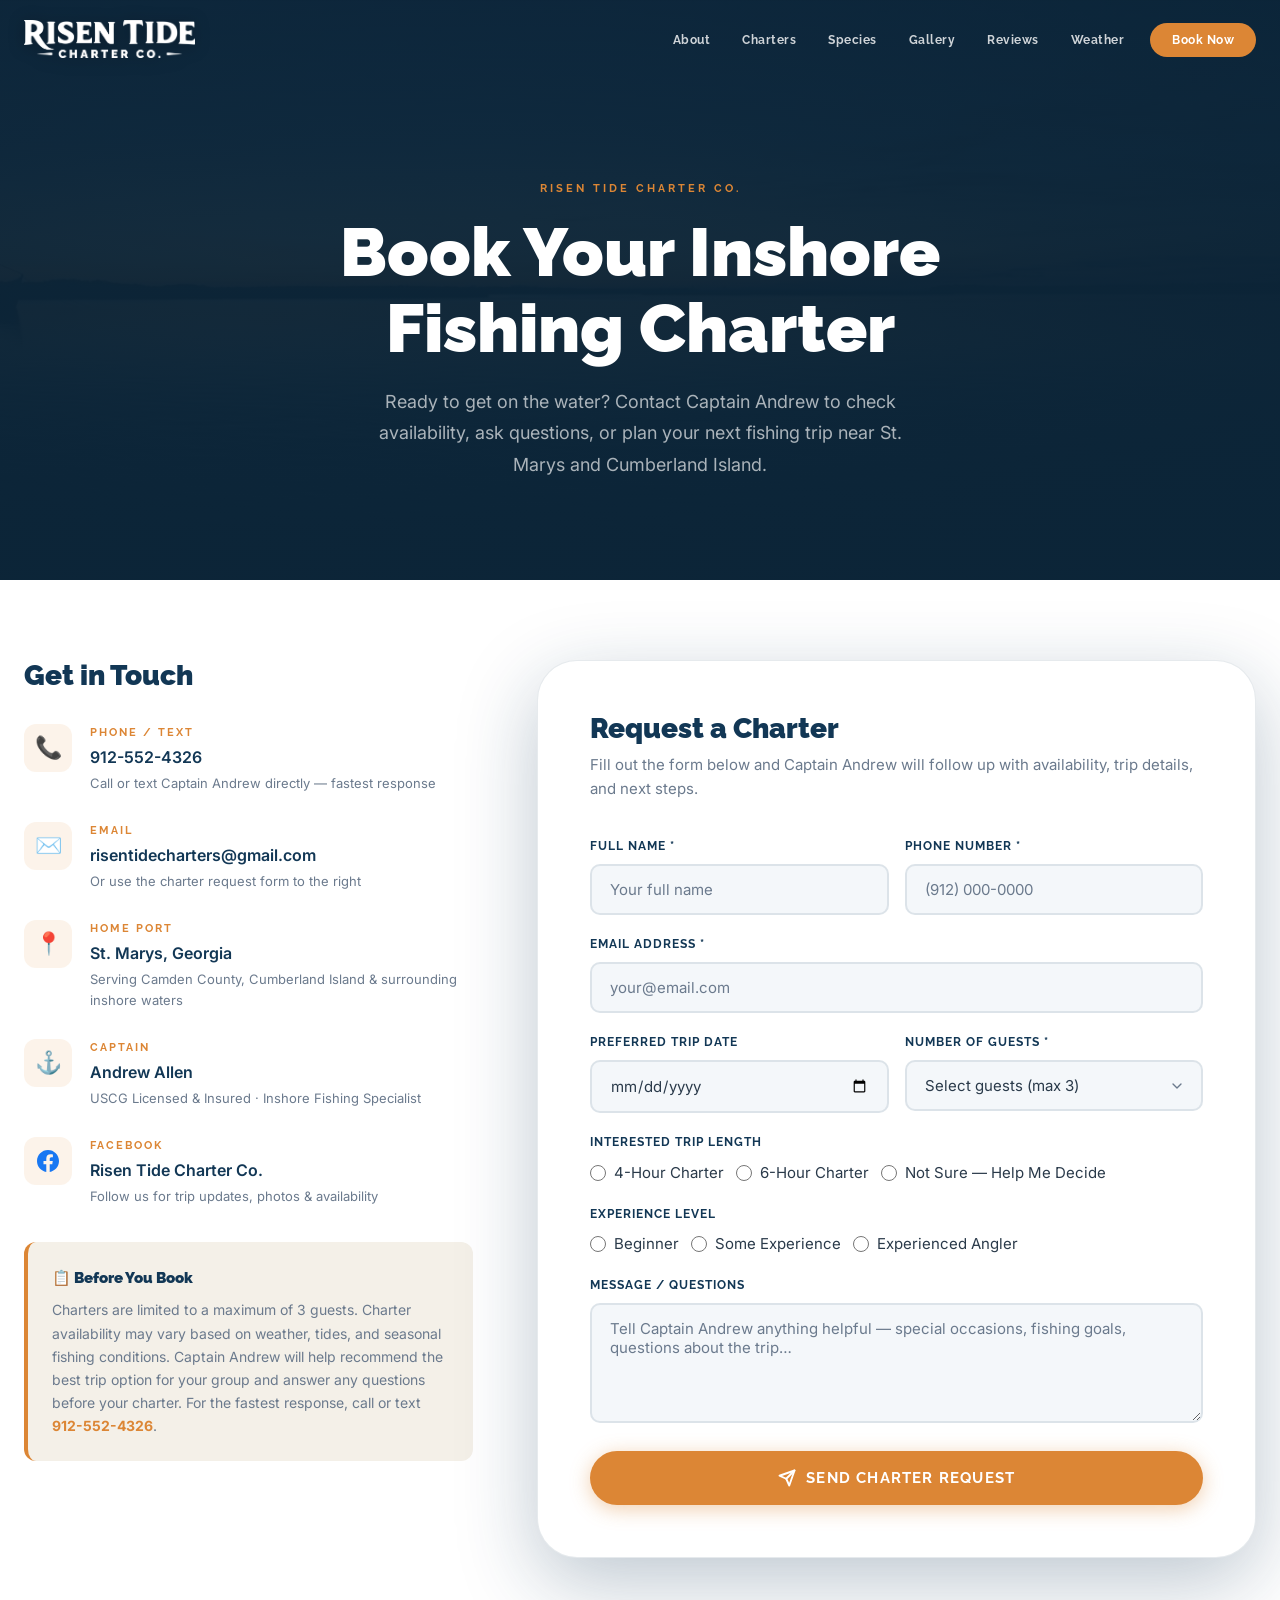
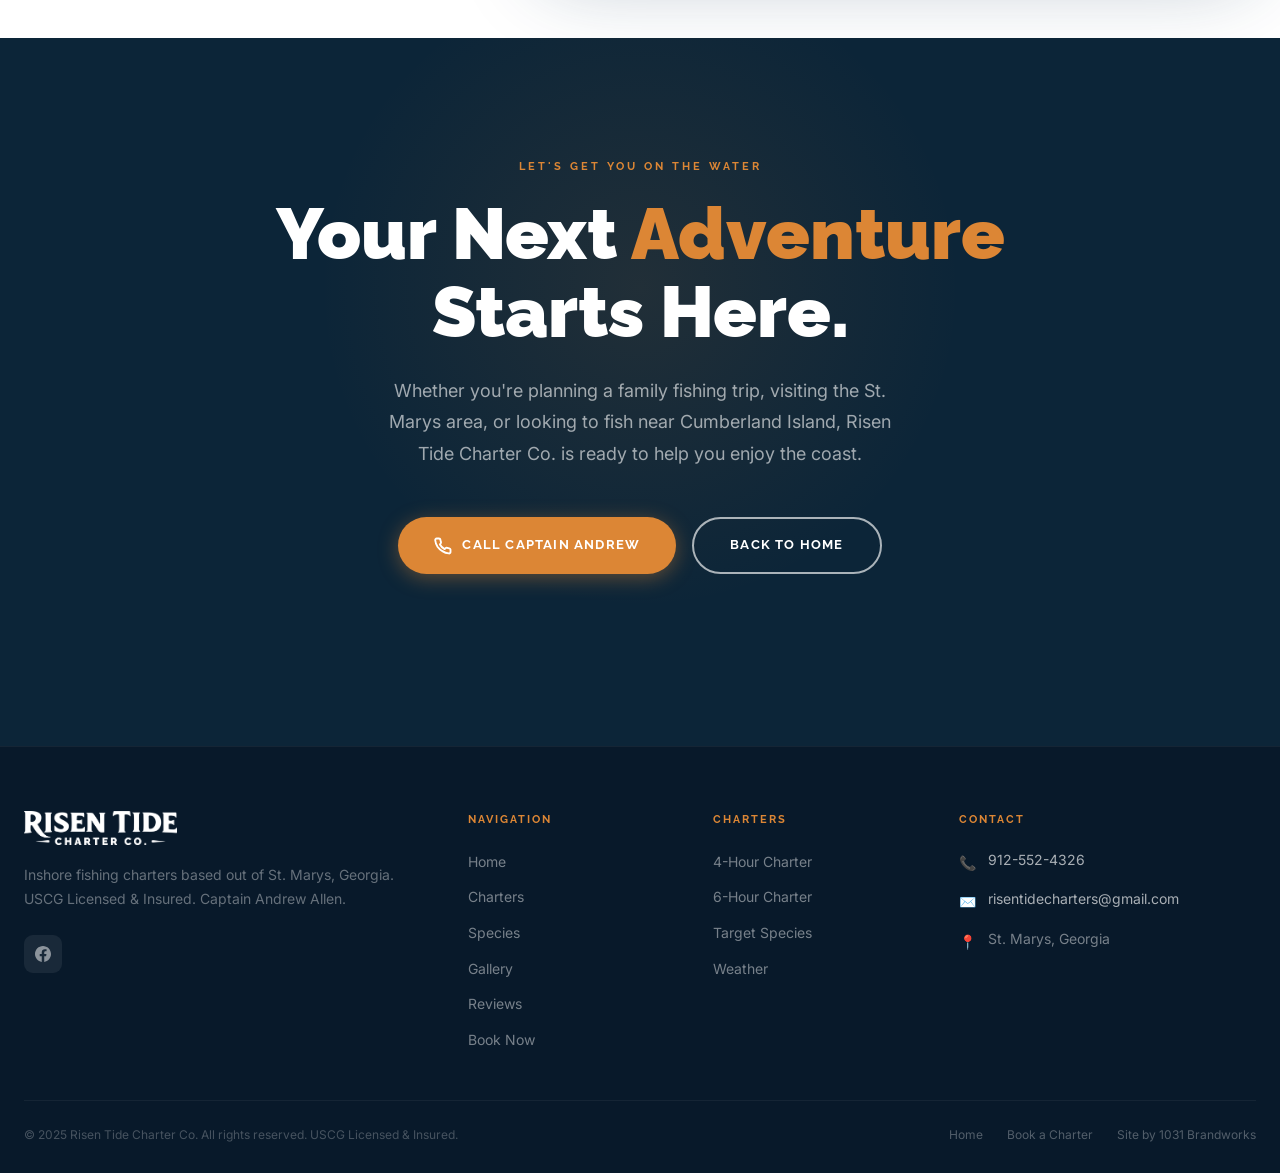
<file: contact.html>
<!DOCTYPE html>
<html lang="en">
<head>
  <meta charset="UTF-8">
  <meta name="viewport" content="width=device-width, initial-scale=1.0">
  <meta name="description" content="Book your inshore fishing charter with Risen Tide Charter Co. Contact Captain Andrew Allen in St. Marys, Georgia. Call 912-552-4326 or fill out our charter request form.">
  <title>Book a Charter | Risen Tide Charter Co. — St. Marys, GA</title>
  <link rel="preconnect" href="https://fonts.googleapis.com">
  <link rel="preconnect" href="https://fonts.gstatic.com" crossorigin>
  <link href="https://fonts.googleapis.com/css2?family=Raleway:wght@400;600;700;900&family=Inter:wght@300;400;500;600&display=swap" rel="stylesheet">
  <link rel="stylesheet" href="css/style.css">
  <link rel="icon" href="../Logo-Branding/Final Logo/Full Logo.png" type="image/png">
</head>
<body>

  <!-- ========== NAVIGATION ========== -->
  <nav class="nav nav--scrolled" id="nav">
    <div class="nav__container">
      <a href="index.html" class="nav__logo">
        <img src="images/logo.png" alt="Risen Tide Charter Co." class="nav__logo-img">
      </a>
      <button class="nav__hamburger" id="hamburger" aria-label="Toggle navigation">
        <span></span><span></span><span></span>
      </button>
      <ul class="nav__links" id="navLinks">
        <li><a href="index.html#about"    class="nav__link">About</a></li>
        <li><a href="index.html#charters" class="nav__link">Charters</a></li>
        <li><a href="index.html#species"  class="nav__link">Species</a></li>
        <li><a href="index.html#gallery"  class="nav__link">Gallery</a></li>
        <li><a href="index.html#reviews"  class="nav__link">Reviews</a></li>
        <li><a href="index.html#weather"  class="nav__link">Weather</a></li>
        <li><a href="contact.html" class="nav__link nav__link--cta">Book Now</a></li>
      </ul>
    </div>
  </nav>

  <!-- ========== CONTACT HERO ========== -->
  <section class="contact-hero">
    <div class="contact-hero__bg" style="background-image:url('images/image-hero.jfif')"></div>
    <div class="contact-hero__overlay"></div>
    <div class="container contact-hero__content">
      <span class="contact-hero__label">Risen Tide Charter Co.</span>
      <h1 class="contact-hero__title">Book Your Inshore<br>Fishing Charter</h1>
      <p class="contact-hero__desc">
        Ready to get on the water? Contact Captain Andrew to check availability,
        ask questions, or plan your next fishing trip near St. Marys and Cumberland Island.
      </p>
    </div>
  </section>

  <!-- ========== CONTACT BODY ========== -->
  <section class="contact-body section">
    <div class="container">
      <div class="contact-body__grid">

        <!-- Contact Info -->
        <div class="reveal--left">
          <h2 class="contact-info__title">Get in Touch</h2>

          <div class="contact-info-item">
            <div class="contact-info-item__icon">📞</div>
            <div>
              <div class="contact-info-item__label">Phone / Text</div>
              <div class="contact-info-item__val"><a href="tel:9125524326">912-552-4326</a></div>
              <div class="contact-info-item__sub">Call or text Captain Andrew directly — fastest response</div>
            </div>
          </div>

          <div class="contact-info-item">
            <div class="contact-info-item__icon">✉️</div>
            <div>
              <div class="contact-info-item__label">Email</div>
              <div class="contact-info-item__val"><a href="mailto:risentidecharters@gmail.com">risentidecharters@gmail.com</a></div>
              <div class="contact-info-item__sub">Or use the charter request form to the right</div>
            </div>
          </div>

          <div class="contact-info-item">
            <div class="contact-info-item__icon">📍</div>
            <div>
              <div class="contact-info-item__label">Home Port</div>
              <div class="contact-info-item__val">St. Marys, Georgia</div>
              <div class="contact-info-item__sub">Serving Camden County, Cumberland Island &amp; surrounding inshore waters</div>
            </div>
          </div>

          <div class="contact-info-item">
            <div class="contact-info-item__icon">⚓</div>
            <div>
              <div class="contact-info-item__label">Captain</div>
              <div class="contact-info-item__val">Andrew Allen</div>
              <div class="contact-info-item__sub">USCG Licensed &amp; Insured · Inshore Fishing Specialist</div>
            </div>
          </div>

          <div class="contact-info-item">
            <div class="contact-info-item__icon">
              <svg width="22" height="22" viewBox="0 0 24 24" fill="#1877F2"><path d="M24 12.073c0-6.627-5.373-12-12-12s-12 5.373-12 12c0 5.99 4.388 10.954 10.125 11.854v-8.385H7.078v-3.47h3.047V9.43c0-3.007 1.792-4.669 4.533-4.669 1.312 0 2.686.235 2.686.235v2.953H15.83c-1.491 0-1.956.925-1.956 1.874v2.25h3.328l-.532 3.47h-2.796v8.385C19.612 23.027 24 18.062 24 12.073z"/></svg>
            </div>
            <div>
              <div class="contact-info-item__label">Facebook</div>
              <div class="contact-info-item__val"><a href="https://www.facebook.com/profile.php?id=61587216695819" target="_blank" rel="noopener">Risen Tide Charter Co.</a></div>
              <div class="contact-info-item__sub">Follow us for trip updates, photos &amp; availability</div>
            </div>
          </div>

          <div class="contact-note">
            <div class="contact-note__title">📋 Before You Book</div>
            <p class="contact-note__text">
              Charters are limited to a maximum of 3 guests. Charter availability may vary based on weather,
              tides, and seasonal fishing conditions. Captain Andrew will help recommend the best trip option
              for your group and answer any questions before your charter. For the fastest response, call or text
              <a href="tel:9125524326" style="color:var(--orange);font-weight:700;">912-552-4326</a>.
            </p>
          </div>
        </div>

        <!-- Charter Request Form -->
        <div class="contact-form-wrap reveal--right">
          <h2 class="contact-form-wrap__title">Request a Charter</h2>
          <p class="contact-form-wrap__desc">
            Fill out the form below and Captain Andrew will follow up with availability, trip details, and next steps.
          </p>

          <form class="form" id="charterForm" action="mailto:risentidecharters@gmail.com" method="POST" enctype="text/plain">
            <div class="form__row">
              <div class="form__group">
                <label class="form__label" for="name">Full Name *</label>
                <input class="form__input" type="text" id="name" name="name" placeholder="Your full name" required>
              </div>
              <div class="form__group">
                <label class="form__label" for="phone">Phone Number *</label>
                <input class="form__input" type="tel" id="phone" name="phone" placeholder="(912) 000-0000" required>
              </div>
            </div>

            <div class="form__group">
              <label class="form__label" for="email">Email Address *</label>
              <input class="form__input" type="email" id="email" name="email" placeholder="your@email.com" required>
            </div>

            <div class="form__row">
              <div class="form__group">
                <label class="form__label" for="date">Preferred Trip Date</label>
                <input class="form__input" type="date" id="date" name="date">
              </div>
              <div class="form__group">
                <label class="form__label" for="guests">Number of Guests *</label>
                <select class="form__select" id="guests" name="guests" required>
                  <option value="" disabled selected>Select guests (max 3)</option>
                  <option value="1">1 Guest</option>
                  <option value="2">2 Guests</option>
                  <option value="3">3 Guests</option>
                </select>
              </div>
            </div>

            <div class="form__group">
              <label class="form__label">Interested Trip Length</label>
              <div class="form__radio-group">
                <label class="form__radio">
                  <input type="radio" name="tripLength" value="4-Hour" required>
                  <span class="form__radio-label">4-Hour Charter</span>
                </label>
                <label class="form__radio">
                  <input type="radio" name="tripLength" value="6-Hour">
                  <span class="form__radio-label">6-Hour Charter</span>
                </label>
                <label class="form__radio">
                  <input type="radio" name="tripLength" value="Not Sure">
                  <span class="form__radio-label">Not Sure — Help Me Decide</span>
                </label>
              </div>
            </div>

            <div class="form__group">
              <label class="form__label">Experience Level</label>
              <div class="form__radio-group">
                <label class="form__radio">
                  <input type="radio" name="experience" value="Beginner">
                  <span class="form__radio-label">Beginner</span>
                </label>
                <label class="form__radio">
                  <input type="radio" name="experience" value="Some Experience">
                  <span class="form__radio-label">Some Experience</span>
                </label>
                <label class="form__radio">
                  <input type="radio" name="experience" value="Experienced">
                  <span class="form__radio-label">Experienced Angler</span>
                </label>
              </div>
            </div>

            <div class="form__group">
              <label class="form__label" for="message">Message / Questions</label>
              <textarea class="form__textarea" id="message" name="message" placeholder="Tell Captain Andrew anything helpful — special occasions, fishing goals, questions about the trip…"></textarea>
            </div>

            <div class="form__submit">
              <button type="submit" class="btn btn--primary form__submit-btn">
                <svg width="18" height="18" viewBox="0 0 24 24" fill="none" stroke="currentColor" stroke-width="2.5" stroke-linecap="round" stroke-linejoin="round"><line x1="22" y1="2" x2="11" y2="13"/><polygon points="22 2 15 22 11 13 2 9 22 2"/></svg>
                Send Charter Request
              </button>
            </div>
          </form>

          <div class="form__success" id="formSuccess">
            <div class="form__success-icon">🎣</div>
            <h3 class="form__success-title">Charter Request Sent!</h3>
            <p class="form__success-text">
              Captain Andrew will be in touch shortly to confirm availability and details.
              For the fastest response, feel free to also call or text
              <a href="tel:9125524326" style="color:var(--orange);font-weight:700;">912-552-4326</a>.
            </p>
          </div>
        </div>
      </div>
    </div>
  </section>

  <!-- ========== CLOSING CTA ========== -->
  <section class="final-cta">
    <div class="final-cta__glow"></div>
    <div class="container" style="position:relative;z-index:2;">
      <span class="final-cta__label">Let's Get You on the Water</span>
      <h2 class="final-cta__title">
        Your Next <span>Adventure</span><br>Starts Here.
      </h2>
      <p class="final-cta__desc">
        Whether you're planning a family fishing trip, visiting the St. Marys area, or looking to fish
        near Cumberland Island, Risen Tide Charter Co. is ready to help you enjoy the coast.
      </p>
      <div class="final-cta__actions">
        <a href="tel:9125524326" class="btn btn--primary">
          <svg width="18" height="18" viewBox="0 0 24 24" fill="none" stroke="currentColor" stroke-width="2.5" stroke-linecap="round" stroke-linejoin="round"><path d="M22 16.92v3a2 2 0 0 1-2.18 2 19.79 19.79 0 0 1-8.63-3.07A19.5 19.5 0 0 1 4.69 13a19.79 19.79 0 0 1-3.07-8.67A2 2 0 0 1 3.6 2h3a2 2 0 0 1 2 1.72c.127.96.361 1.903.7 2.81a2 2 0 0 1-.45 2.11L7.91 9.91a16 16 0 0 0 6.29 6.29l1.28-1.28a2 2 0 0 1 2.11-.45c.907.339 1.85.573 2.81.7A2 2 0 0 1 22 16.92z"/></svg>
          Call Captain Andrew
        </a>
        <a href="index.html" class="btn btn--outline">Back to Home</a>
      </div>
    </div>
  </section>

  <!-- ========== FOOTER ========== -->
  <footer class="footer">
    <div class="container">
      <div class="footer__grid">
        <div>
          <div class="footer__logo">
            <img src="images/logo.png" alt="Risen Tide Charter Co.">
          </div>
          <p class="footer__desc">
            Inshore fishing charters based out of St. Marys, Georgia. USCG Licensed &amp; Insured.
            Captain Andrew Allen.
          </p>
          <div class="footer__social">
            <a href="https://www.facebook.com/profile.php?id=61587216695819" target="_blank" rel="noopener" class="footer__social-link" aria-label="Facebook">
              <svg width="16" height="16" viewBox="0 0 24 24" fill="currentColor"><path d="M24 12.073c0-6.627-5.373-12-12-12s-12 5.373-12 12c0 5.99 4.388 10.954 10.125 11.854v-8.385H7.078v-3.47h3.047V9.43c0-3.007 1.792-4.669 4.533-4.669 1.312 0 2.686.235 2.686.235v2.953H15.83c-1.491 0-1.956.925-1.956 1.874v2.25h3.328l-.532 3.47h-2.796v8.385C19.612 23.027 24 18.062 24 12.073z"/></svg>
            </a>
          </div>
        </div>
        <div>
          <div class="footer__col-title">Navigation</div>
          <ul class="footer__links">
            <li><a href="index.html"         class="footer__link">Home</a></li>
            <li><a href="index.html#charters" class="footer__link">Charters</a></li>
            <li><a href="index.html#species"  class="footer__link">Species</a></li>
            <li><a href="index.html#gallery"  class="footer__link">Gallery</a></li>
            <li><a href="index.html#reviews"  class="footer__link">Reviews</a></li>
            <li><a href="contact.html"        class="footer__link">Book Now</a></li>
          </ul>
        </div>
        <div>
          <div class="footer__col-title">Charters</div>
          <ul class="footer__links">
            <li><a href="contact.html" class="footer__link">4-Hour Charter</a></li>
            <li><a href="contact.html" class="footer__link">6-Hour Charter</a></li>
            <li><a href="index.html#species" class="footer__link">Target Species</a></li>
            <li><a href="index.html#weather" class="footer__link">Weather</a></li>
          </ul>
        </div>
        <div>
          <div class="footer__col-title">Contact</div>
          <div class="footer__contact-item">
            <span class="footer__contact-icon">📞</span>
            <div class="footer__contact-text"><a href="tel:9125524326">912-552-4326</a></div>
          </div>
          <div class="footer__contact-item">
            <span class="footer__contact-icon">✉️</span>
            <div class="footer__contact-text"><a href="mailto:risentidecharters@gmail.com">risentidecharters@gmail.com</a></div>
          </div>
          <div class="footer__contact-item">
            <span class="footer__contact-icon">📍</span>
            <div class="footer__contact-text">St. Marys, Georgia</div>
          </div>
        </div>
      </div>
      <div class="footer__bottom">
        <p class="footer__copy">&copy; 2025 Risen Tide Charter Co. All rights reserved. USCG Licensed &amp; Insured.</p>
        <div class="footer__bottom-links">
          <a href="index.html"   class="footer__bottom-link">Home</a>
          <a href="contact.html" class="footer__bottom-link">Book a Charter</a>
          <a href="https://1031brandworks.com" target="_blank" rel="noopener" class="footer__bottom-link">Site by 1031 Brandworks</a>
        </div>
      </div>
    </div>
  </footer>

  <!-- Floating CTA -->
  <div class="floating-cta" id="floatingCta">
    <a href="tel:9125524326" class="floating-cta__btn">
      <svg width="16" height="16" viewBox="0 0 24 24" fill="none" stroke="currentColor" stroke-width="2.5" stroke-linecap="round" stroke-linejoin="round"><path d="M22 16.92v3a2 2 0 0 1-2.18 2 19.79 19.79 0 0 1-8.63-3.07A19.5 19.5 0 0 1 4.69 13a19.79 19.79 0 0 1-3.07-8.67A2 2 0 0 1 3.6 2h3a2 2 0 0 1 2 1.72c.127.96.361 1.903.7 2.81a2 2 0 0 1-.45 2.11L7.91 9.91a16 16 0 0 0 6.29 6.29l1.28-1.28a2 2 0 0 1 2.11-.45c.907.339 1.85.573 2.81.7A2 2 0 0 1 22 16.92z"/></svg>
      Call Captain Andrew
    </a>
  </div>

  <script src="js/main.js"></script>
</body>
</html>
</file>
<file: css/style.css>
/* ================================================
   RISEN TIDE CHARTER CO. — Main Stylesheet
   Brand: Tide Navy #123755 | Sunrise Orange #DC8635
   ================================================ */

/* === RESET & BASE === */
*, *::before, *::after { box-sizing: border-box; margin: 0; padding: 0; }
html { scroll-behavior: smooth; font-size: 16px; }
body { font-family: var(--font-body); color: var(--text); background: var(--white); overflow-x: hidden; line-height: 1.6; }
img { max-width: 100%; height: auto; display: block; }
a { text-decoration: none; color: inherit; }
ul { list-style: none; }
button { cursor: pointer; border: none; background: none; font-family: inherit; }

/* === CSS VARIABLES === */
:root {
  --navy:        #123755;
  --navy-dark:   #0c2538;
  --navy-mid:    #1a4a6e;
  --orange:      #DC8635;
  --orange-deep: #c4721e;
  --white:       #ffffff;
  --cream:       #f4f0e8;
  --gray:        #6b7a8d;
  --gray-light:  #f4f7fa;
  --text:        #2a3a4a;
  --border:      rgba(18,55,85,.1);

  --font-heading: 'Raleway', sans-serif;
  --font-body:    'Inter', sans-serif;

  --max-w:    1280px;
  --pad-x:    24px;
  --radius:   12px;
  --radius-lg: 24px;
  --radius-xl: 40px;

  --shadow:       0 4px 24px rgba(18,55,85,.1);
  --shadow-hover: 0 14px 52px rgba(18,55,85,.2);
  --shadow-hard:  0 24px 80px rgba(18,55,85,.28);

  --ease: cubic-bezier(.25,.46,.45,.94);
  --trans: all .35s var(--ease);
}

/* === TYPOGRAPHY === */
h1,h2,h3,h4,h5 { font-family: var(--font-heading); font-weight: 900; line-height: 1.12; color: var(--navy); }
h2 { font-size: clamp(32px,5vw,52px); }
h3 { font-size: clamp(22px,3vw,32px); }
h4 { font-size: clamp(18px,2.5vw,24px); }
p  { color: var(--text); }

/* === LAYOUT === */
.container { width: 100%; max-width: var(--max-w); margin: 0 auto; padding: 0 var(--pad-x); }
.section { padding: 100px 0; }
.section--alt  { background: var(--cream); }
.section--dark { background: var(--navy-dark); }
.section--dark h2,.section--dark h3,.section--dark h4 { color: var(--white); }
.section--dark p { color: rgba(255,255,255,.75); }

.section__header { text-align: center; margin-bottom: 64px; }
.section__label {
  display: block; font-family: var(--font-heading); font-weight: 700;
  font-size: 11px; letter-spacing: 3px; text-transform: uppercase;
  color: var(--orange); margin-bottom: 14px;
}
.section__title { margin-bottom: 18px; }
.section__desc {
  font-size: 18px; color: var(--gray); max-width: 580px;
  margin: 0 auto; line-height: 1.75;
}

/* === BUTTONS === */
.btn {
  display: inline-flex; align-items: center; gap: 10px;
  padding: 16px 36px; border-radius: 50px;
  font-family: var(--font-heading); font-weight: 700;
  font-size: 13px; letter-spacing: 1.2px; text-transform: uppercase;
  transition: var(--trans); position: relative; overflow: hidden;
  white-space: nowrap;
}
.btn::after {
  content: ''; position: absolute; inset: 0;
  background: linear-gradient(90deg,transparent,rgba(255,255,255,.18),transparent);
  transform: translateX(-100%); transition: transform .55s ease;
}
.btn:hover::after { transform: translateX(100%); }

.btn--primary { background: var(--orange); color: #fff; box-shadow: 0 4px 20px rgba(220,134,53,.4); }
.btn--primary:hover { background: var(--orange-deep); transform: translateY(-2px); box-shadow: 0 8px 36px rgba(220,134,53,.5); }

.btn--navy { background: var(--navy); color: #fff; box-shadow: var(--shadow); }
.btn--navy:hover { background: var(--navy-mid); transform: translateY(-2px); box-shadow: var(--shadow-hover); }

.btn--outline { background: transparent; color: #fff; border: 2px solid rgba(255,255,255,.65); }
.btn--outline:hover { background: rgba(255,255,255,.12); border-color: #fff; }

.btn--outline-navy { background: transparent; color: var(--navy); border: 2px solid var(--navy); }
.btn--outline-navy:hover { background: var(--navy); color: #fff; }

.btn--outline-orange { background: transparent; color: var(--orange); border: 2px solid var(--orange); }
.btn--outline-orange:hover { background: var(--orange); color: #fff; }

/* === NAVIGATION === */
.nav {
  position: fixed; top: 0; left: 0; right: 0; z-index: 1000;
  padding: 20px 0; transition: var(--trans);
}
.nav--scrolled {
  background: rgba(12,37,56,.96); backdrop-filter: blur(16px);
  padding: 12px 0; box-shadow: 0 4px 32px rgba(0,0,0,.35);
}
.nav__container {
  display: flex; align-items: center; justify-content: space-between;
  max-width: var(--max-w); margin: 0 auto; padding: 0 var(--pad-x);
}
.nav__logo-img { height: 38px; width: auto; filter: drop-shadow(0 2px 8px rgba(0,0,0,.3)); }
.nav__links { display: flex; align-items: center; gap: 4px; }
.nav__link {
  font-family: var(--font-heading); font-weight: 700; font-size: 12px;
  letter-spacing: .5px; color: rgba(255,255,255,.8);
  padding: 8px 14px; border-radius: 8px; transition: var(--trans);
}
.nav__link:hover { color: var(--orange); background: rgba(255,255,255,.06); }
.nav__link--cta {
  background: var(--orange); color: #fff !important;
  padding: 10px 22px; border-radius: 50px; margin-left: 8px;
}
.nav__link--cta:hover { background: var(--orange-deep); transform: translateY(-1px); }
.nav__hamburger { display: none; flex-direction: column; gap: 5px; padding: 4px; }
.nav__hamburger span { display: block; width: 24px; height: 2px; background: #fff; border-radius: 2px; transition: var(--trans); }
.nav__hamburger.is-open span:nth-child(1) { transform: rotate(45deg) translate(5px,5px); }
.nav__hamburger.is-open span:nth-child(2) { opacity: 0; transform: translateX(-8px); }
.nav__hamburger.is-open span:nth-child(3) { transform: rotate(-45deg) translate(5px,-5px); }

/* === HERO === */
.hero {
  position: relative; height: 100vh; min-height: 700px;
  display: flex; align-items: center; overflow: hidden;
}
.hero__bg {
  position: absolute; inset: 0;
  background-size: cover; background-position: center;
  animation: heroZoom 22s ease-in-out infinite alternate;
}
@keyframes heroZoom { 0% { transform: scale(1.0); } 100% { transform: scale(1.08); } }
.hero__overlay {
  position: absolute; inset: 0;
  background: linear-gradient(160deg, rgba(12,37,56,.45) 0%, rgba(12,37,56,.72) 45%, rgba(12,37,56,.92) 100%);
}
.hero__particles { position: absolute; inset: 0; pointer-events: none; }
.hero__content {
  position: relative; z-index: 2; width: 100%;
  max-width: var(--max-w); margin: 0 auto;
  padding: 0 var(--pad-x); padding-top: 90px; padding-bottom: 100px;
}
.hero__badge {
  display: inline-flex; align-items: center; gap: 10px;
  background: rgba(220,134,53,.18); border: 1px solid rgba(220,134,53,.4);
  color: var(--orange); font-family: var(--font-heading); font-weight: 700;
  font-size: 10px; letter-spacing: 3px; text-transform: uppercase;
  padding: 8px 20px; border-radius: 50px; margin-bottom: 28px;
  animation: fadeInUp .8s ease both;
}
.hero__badge-dot { width: 6px; height: 6px; background: var(--orange); border-radius: 50%; animation: dotPulse 2s ease infinite; }
@keyframes dotPulse { 0%,100%{opacity:1;transform:scale(1)} 50%{opacity:.5;transform:scale(1.4)} }
.hero__title {
  font-family: var(--font-heading); font-weight: 900;
  font-size: clamp(44px,7.5vw,96px); line-height: 1.02;
  color: #fff; margin-bottom: 20px;
  text-shadow: 0 4px 32px rgba(0,0,0,.25);
  animation: fadeInUp .8s ease .08s both;
}
.hero__title-accent { display: block; color: var(--orange); }
.hero__subtitle {
  font-size: clamp(16px,2vw,20px); color: rgba(255,255,255,.78);
  max-width: 580px; line-height: 1.75; margin-bottom: 44px;
  animation: fadeInUp .8s ease .16s both;
}
.hero__actions { display: flex; gap: 16px; flex-wrap: wrap; margin-bottom: 72px; animation: fadeInUp .8s ease .24s both; }
.hero__stats { display: flex; gap: 0; animation: fadeInUp .8s ease .34s both; }
.hero__stat { display: flex; flex-direction: column; padding: 0 32px; border-left: 1px solid rgba(255,255,255,.15); }
.hero__stat:first-child { padding-left: 0; border-left: none; }
.hero__stat-val { font-family: var(--font-heading); font-weight: 900; font-size: 24px; color: var(--orange); line-height: 1; margin-bottom: 4px; }
.hero__stat-lbl { font-size: 11px; color: rgba(255,255,255,.55); text-transform: uppercase; letter-spacing: 1px; font-family: var(--font-heading); font-weight: 600; }
.hero__wave { position: absolute; bottom: -2px; left: 0; right: 0; z-index: 3; }
.hero__wave svg { display: block; width: 100%; height: auto; }
.hero__scroll {
  position: absolute; bottom: 100px; right: 48px; z-index: 3;
  display: flex; flex-direction: column; align-items: center; gap: 10px;
  color: rgba(255,255,255,.45); font-size: 10px; font-family: var(--font-heading);
  font-weight: 700; letter-spacing: 2.5px; text-transform: uppercase;
  animation: fadeInUp 1s ease .9s both;
}
.hero__scroll-line { width: 1px; height: 52px; background: linear-gradient(to bottom, rgba(255,255,255,.4), transparent); animation: scrollPulse 2.2s ease infinite; }
@keyframes scrollPulse { 0%,100%{opacity:1;transform:scaleY(1)} 50%{opacity:.4;transform:scaleY(.6)} }

/* === SCROLL REVEAL === */
.reveal { opacity: 0; transform: translateY(36px); transition: opacity .7s var(--ease), transform .7s var(--ease); }
.reveal.is-visible { opacity: 1; transform: none; }
.reveal--left  { opacity: 0; transform: translateX(-36px); transition: opacity .7s var(--ease), transform .7s var(--ease); }
.reveal--right { opacity: 0; transform: translateX(36px);  transition: opacity .7s var(--ease), transform .7s var(--ease); }
.reveal--left.is-visible,.reveal--right.is-visible { opacity: 1; transform: none; }
.reveal--delay-1 { transition-delay: .1s; }
.reveal--delay-2 { transition-delay: .2s; }
.reveal--delay-3 { transition-delay: .3s; }
.reveal--delay-4 { transition-delay: .42s; }
.reveal--delay-5 { transition-delay: .54s; }

/* === INTRO SECTION === */
.intro { padding: 100px 0; }
.intro__grid { display: grid; grid-template-columns: 1fr 1fr; gap: 80px; align-items: center; }
.intro__label { display: block; font-family: var(--font-heading); font-weight: 700; font-size: 11px; letter-spacing: 3px; text-transform: uppercase; color: var(--orange); margin-bottom: 16px; }
.intro__title { font-size: clamp(28px,4vw,46px); margin-bottom: 24px; }
.intro__text { font-size: 17px; line-height: 1.8; color: var(--gray); margin-bottom: 18px; }
.intro__divider { width: 56px; height: 3px; background: var(--orange); border-radius: 2px; margin: 28px 0; }
.intro__cta { display: flex; gap: 14px; flex-wrap: wrap; }
.intro__badges { display: grid; grid-template-columns: 1fr 1fr; gap: 16px; }

.badge-card {
  background: #fff; border: 1px solid var(--border); border-radius: var(--radius);
  padding: 28px 24px; text-align: left; box-shadow: var(--shadow);
  transition: var(--trans); position: relative; overflow: hidden;
}
.badge-card::after { content: ''; position: absolute; bottom: 0; left: 0; right: 0; height: 3px; background: var(--orange); transform: scaleX(0); transition: var(--trans); }
.badge-card:hover { transform: translateY(-5px); box-shadow: var(--shadow-hover); }
.badge-card:hover::after { transform: scaleX(1); }
.badge-card__title { font-family: var(--font-heading); font-weight: 900; font-size: 15px; color: var(--navy); margin-bottom: 10px; text-transform: uppercase; letter-spacing: .5px; border-bottom: 2px solid var(--border); padding-bottom: 10px; }
.badge-card__desc { font-size: 14px; color: var(--gray); line-height: 1.65; }

/* === CHARTER CARDS === */
.charters { background: var(--gray-light); padding: 100px 0; }
.charter-grid { display: grid; grid-template-columns: 1fr 1fr; gap: 28px; max-width: 920px; margin: 0 auto; }
.charter-card { background: #fff; border-radius: var(--radius-lg); overflow: hidden; box-shadow: var(--shadow); transition: var(--trans); position: relative; }
.charter-card:hover { transform: translateY(-8px); box-shadow: var(--shadow-hover); }
.charter-card--featured { border: 2px solid var(--orange); }
.charter-card__tag {
  position: absolute; top: 20px; right: 20px;
  background: var(--orange); color: #fff;
  font-family: var(--font-heading); font-weight: 700; font-size: 10px; letter-spacing: 1.5px;
  text-transform: uppercase; padding: 6px 14px; border-radius: 50px; z-index: 2;
}
.charter-card__img { height: 220px; overflow: hidden; position: relative; }
.charter-card__img img { width: 100%; height: 100%; object-fit: cover; transition: transform .6s ease; }
.charter-card:hover .charter-card__img img { transform: scale(1.07); }
.charter-card__img-overlay { position: absolute; inset: 0; background: linear-gradient(to top, rgba(12,37,56,.6), transparent 60%); }
.charter-card__body { padding: 32px; }
.charter-card__duration {
  display: inline-flex; align-items: center; gap: 8px;
  background: rgba(18,55,85,.07); color: var(--navy);
  font-family: var(--font-heading); font-weight: 700; font-size: 12px;
  padding: 6px 16px; border-radius: 50px; margin-bottom: 14px;
}
.charter-card__title { font-size: 26px; margin-bottom: 12px; color: var(--navy); }
.charter-card__desc { font-size: 15px; color: var(--gray); line-height: 1.65; margin-bottom: 24px; }
.charter-card__tags { display: flex; flex-wrap: wrap; gap: 8px; margin-bottom: 28px; }
.tag { background: var(--cream); color: var(--navy); font-size: 12px; font-family: var(--font-heading); font-weight: 700; padding: 5px 14px; border-radius: 50px; border: 1px solid var(--border); }
.charter-card__btn { width: 100%; text-align: center; justify-content: center; }

/* === SPECIES === */
.species { background: var(--navy); padding: 100px 0; }
.species .section__desc { color: rgba(255,255,255,.65); }
.species__grid { display: grid; grid-template-columns: repeat(6,1fr); gap: 16px; margin-bottom: 40px; }
.species-card {
  background: rgba(255,255,255,.05); border: 1px solid rgba(255,255,255,.09);
  border-radius: var(--radius); padding: 32px 16px; text-align: center;
  transition: var(--trans); cursor: default;
}
.species-card:hover { background: rgba(220,134,53,.14); border-color: rgba(220,134,53,.5); transform: translateY(-6px); }
.species-card__name { font-family: var(--font-heading); font-weight: 900; font-size: 15px; color: #fff; margin-bottom: 10px; text-transform: uppercase; letter-spacing: .5px; border-bottom: 1px solid rgba(255,255,255,.12); padding-bottom: 10px; }
.species-card__desc { font-size: 12px; color: rgba(255,255,255,.6); line-height: 1.6; }
.species__note {
  max-width: 680px; margin: 0 auto; text-align: center;
  background: rgba(255,255,255,.05); border: 1px solid rgba(255,255,255,.1);
  border-radius: var(--radius); padding: 20px 32px;
}
.species__note p { font-size: 14px; color: rgba(255,255,255,.55); font-style: italic; }
.species__note span { color: var(--orange); font-style: normal; font-weight: 600; }

/* === EXPERIENCE CARDS === */
.experience { padding: 100px 0; background: #fff; }
.experience__grid { display: grid; grid-template-columns: repeat(3,1fr); gap: 28px; }
.exp-card {
  padding: 44px 32px; border-radius: var(--radius-lg);
  border: 1px solid var(--border); box-shadow: var(--shadow);
  transition: var(--trans); text-align: center; background: #fff;
}
.exp-card:hover { transform: translateY(-6px); box-shadow: var(--shadow-hover); border-color: rgba(220,134,53,.3); }
.exp-card__icon {
  width: 76px; height: 76px; background: rgba(220,134,53,.1);
  border-radius: 50%; display: flex; align-items: center; justify-content: center;
  font-size: 34px; margin: 0 auto 24px; transition: var(--trans);
}
.exp-card:hover .exp-card__icon { background: var(--orange); transform: scale(1.08); }
.exp-card__title { font-size: 20px; margin-bottom: 12px; color: var(--navy); }
.exp-card__desc { font-size: 15px; color: var(--gray); line-height: 1.65; }

/* === CAPTAIN === */
.captain { padding: 100px 0; background: var(--cream); }
.captain__grid { display: grid; grid-template-columns: 1fr 1.15fr; gap: 80px; align-items: center; }
.captain__img-wrap { position: relative; }
.captain__img { border-radius: var(--radius-lg); overflow: hidden; aspect-ratio: 4/5; box-shadow: var(--shadow-hard); }
.captain__img img { width: 100%; height: 100%; object-fit: cover; }
.captain__accent {
  position: absolute; bottom: -20px; right: -20px;
  background: var(--orange); border-radius: var(--radius);
  padding: 22px 24px; text-align: center; color: #fff;
  box-shadow: 0 12px 40px rgba(220,134,53,.45);
}
.captain__accent-val { font-family: var(--font-heading); font-weight: 900; font-size: 30px; line-height: 1; display: block; }
.captain__accent-lbl { font-family: var(--font-heading); font-weight: 700; font-size: 10px; letter-spacing: 1px; text-transform: uppercase; opacity: .85; }
.captain__label { display: block; font-family: var(--font-heading); font-weight: 700; font-size: 11px; letter-spacing: 3px; text-transform: uppercase; color: var(--orange); margin-bottom: 14px; }
.captain__title { font-size: clamp(28px,4vw,44px); margin-bottom: 8px; }
.captain__sub { font-family: var(--font-heading); font-weight: 700; font-size: 14px; color: var(--orange); margin-bottom: 24px; display: flex; align-items: center; gap: 8px; }
.captain__text { font-size: 17px; line-height: 1.8; color: var(--gray); margin-bottom: 16px; }
.captain__divider { width: 56px; height: 3px; background: var(--orange); border-radius: 2px; margin: 28px 0; }
.captain__certs { display: flex; gap: 10px; flex-wrap: wrap; margin-bottom: 32px; }
.cert-badge { display: flex; align-items: center; gap: 8px; background: #fff; border: 1px solid var(--border); border-radius: 8px; padding: 8px 16px; font-family: var(--font-heading); font-weight: 700; font-size: 13px; color: var(--navy); box-shadow: var(--shadow); }
.captain__cta { display: flex; gap: 14px; flex-wrap: wrap; }

/* === GALLERY === */
.gallery { background: var(--navy-dark); padding: 100px 0; }
.gallery__grid { display: grid; grid-template-columns: repeat(4,1fr); gap: 10px; }
.gallery__item { border-radius: 8px; overflow: hidden; cursor: zoom-in; position: relative; background: var(--navy); }
.gallery__item:nth-child(1) { grid-column: 1/3; grid-row: 1/3; }
.gallery__item:nth-child(4) { grid-column: 4; grid-row: 1/3; }
.gallery__item img { width: 100%; height: 100%; min-height: 180px; object-fit: cover; transition: transform .55s ease; }
.gallery__item:hover img { transform: scale(1.07); }
.gallery__overlay {
  position: absolute; inset: 0;
  background: rgba(12,37,56,0); display: flex; align-items: center; justify-content: center;
  transition: var(--trans);
}
.gallery__overlay-icon { color: #fff; font-size: 36px; opacity: 0; transform: scale(.7); transition: var(--trans); }
.gallery__item:hover .gallery__overlay { background: rgba(12,37,56,.52); }
.gallery__item:hover .gallery__overlay-icon { opacity: 1; transform: scale(1); }

/* === LIGHTBOX === */
.lightbox {
  position: fixed; inset: 0; z-index: 9999;
  background: rgba(0,0,0,.94); display: flex; align-items: center; justify-content: center;
  opacity: 0; visibility: hidden; transition: var(--trans);
}
.lightbox.is-open { opacity: 1; visibility: visible; }
.lightbox__img { max-width: 90vw; max-height: 86vh; object-fit: contain; border-radius: 8px; box-shadow: 0 32px 120px rgba(0,0,0,.8); transform: scale(.92); transition: transform .4s ease; }
.lightbox.is-open .lightbox__img { transform: scale(1); }
.lightbox__close { position: absolute; top: 24px; right: 24px; color: #fff; font-size: 28px; width: 48px; height: 48px; display: flex; align-items: center; justify-content: center; border-radius: 50%; background: rgba(255,255,255,.1); transition: var(--trans); cursor: pointer; }
.lightbox__close:hover { background: rgba(255,255,255,.22); }
.lightbox__prev,.lightbox__next { position: absolute; top: 50%; transform: translateY(-50%); color: #fff; font-size: 24px; width: 56px; height: 56px; display: flex; align-items: center; justify-content: center; border-radius: 50%; background: rgba(255,255,255,.1); transition: var(--trans); cursor: pointer; }
.lightbox__prev:hover,.lightbox__next:hover { background: rgba(255,255,255,.22); }
.lightbox__prev { left: 24px; }
.lightbox__next { right: 24px; }

/* === REVIEWS === */
.reviews { padding: 100px 0; background: #fff; }
.reviews-wrap { position: relative; }
.reviews-overflow { overflow: hidden; }
.reviews-track { display: flex; transition: transform .6s cubic-bezier(.25,.46,.45,.94); }
.review-card {
  flex: 0 0 calc(33.333% - 14px); margin: 0 7px;
  background: #fff; border: 1px solid var(--border);
  border-radius: var(--radius-lg); padding: 36px 32px;
  box-shadow: var(--shadow); transition: var(--trans);
}
.review-card:hover { transform: translateY(-5px); box-shadow: var(--shadow-hover); }
.review-card__head { display: flex; align-items: center; gap: 16px; margin-bottom: 18px; }
.review-card__avatar {
  width: 52px; height: 52px; border-radius: 50%; background: var(--navy);
  display: flex; align-items: center; justify-content: center;
  font-family: var(--font-heading); font-weight: 900; font-size: 20px; color: #fff; flex-shrink: 0;
}
.review-card__meta { flex: 1; }
.review-card__name { font-family: var(--font-heading); font-weight: 700; font-size: 16px; color: var(--navy); margin-bottom: 2px; }
.review-card__date { font-size: 12px; color: var(--gray); }
.review-card__fb { color: #1877F2; font-size: 22px; }
.review-card__stars { font-size: 16px; letter-spacing: 2px; margin-bottom: 16px; color: #FFB800; }
.review-card__quote { font-size: 52px; line-height: 0; vertical-align: -22px; color: var(--orange); margin-right: 2px; font-family: Georgia, serif; }
.review-card__text { font-size: 15px; color: var(--gray); line-height: 1.75; font-style: italic; }
.reviews-controls { display: flex; align-items: center; justify-content: center; gap: 16px; margin-top: 48px; }
.reviews-btn { width: 48px; height: 48px; border-radius: 50%; border: 2px solid var(--border); background: #fff; color: var(--navy); font-size: 18px; display: flex; align-items: center; justify-content: center; cursor: pointer; transition: var(--trans); }
.reviews-btn:hover { background: var(--navy); border-color: var(--navy); color: #fff; }
.reviews-dots { display: flex; gap: 8px; }
.reviews-dot { width: 8px; height: 8px; border-radius: 50%; background: var(--border); transition: var(--trans); cursor: pointer; }
.reviews-dot.is-active { background: var(--orange); width: 24px; border-radius: 4px; }
.reviews__fb-cta { text-align: center; margin-top: 40px; }

/* === WEATHER === */
.weather { background: var(--cream); padding: 100px 0; }
.weather__grid { display: grid; grid-template-columns: 1fr 1fr; gap: 48px; align-items: start; }
.weather-widget {
  background: var(--navy); border-radius: var(--radius-xl);
  padding: 48px; color: #fff; position: relative; overflow: hidden;
}
.weather-widget::before { content: ''; position: absolute; top: -80px; right: -80px; width: 260px; height: 260px; background: radial-gradient(circle, rgba(220,134,53,.15), transparent 70%); border-radius: 50%; }
.weather-widget::after  { content: ''; position: absolute; bottom: -60px; left: -60px; width: 200px; height: 200px; background: radial-gradient(circle, rgba(255,255,255,.04), transparent 70%); border-radius: 50%; }
.weather-widget__loc { display: flex; align-items: center; gap: 8px; font-family: var(--font-heading); font-weight: 700; font-size: 11px; letter-spacing: 2.5px; text-transform: uppercase; color: var(--orange); margin-bottom: 36px; position: relative; z-index: 1; }
.weather-widget__main { display: flex; align-items: center; gap: 24px; margin-bottom: 40px; position: relative; z-index: 1; }
.weather-widget__icon { font-size: 76px; line-height: 1; animation: weatherFloat 4s ease-in-out infinite; }
@keyframes weatherFloat { 0%,100%{transform:translateY(0)} 50%{transform:translateY(-10px)} }
.weather-widget__temps {}
.weather-widget__temp { font-family: var(--font-heading); font-weight: 900; font-size: 82px; line-height: .95; color: #fff; }
.weather-widget__temp sup { font-size: 32px; vertical-align: top; margin-top: 14px; display: inline-block; }
.weather-widget__cond { font-family: var(--font-heading); font-weight: 700; font-size: 20px; color: rgba(255,255,255,.8); margin-bottom: 4px; }
.weather-widget__feels { font-size: 13px; color: rgba(255,255,255,.45); }
.weather-widget__details { display: grid; grid-template-columns: repeat(3,1fr); gap: 12px; position: relative; z-index: 1; }
.weather-detail { background: rgba(255,255,255,.07); border-radius: 12px; padding: 16px; text-align: center; }
.weather-detail__icon { font-size: 22px; margin-bottom: 8px; display: block; }
.weather-detail__val { font-family: var(--font-heading); font-weight: 900; font-size: 18px; color: #fff; display: block; margin-bottom: 4px; }
.weather-detail__lbl { font-size: 10px; color: rgba(255,255,255,.45); text-transform: uppercase; letter-spacing: 1px; font-family: var(--font-heading); font-weight: 700; }
.weather-loading { text-align: center; padding: 60px 40px; }
.weather-loading__icon { font-size: 52px; animation: weatherFloat 2s ease-in-out infinite; margin-bottom: 16px; }
.weather-loading__text { font-family: var(--font-heading); font-weight: 600; font-size: 14px; color: rgba(255,255,255,.5); }
.weather-error { text-align: center; padding: 40px; }
.weather-error__text { font-size: 14px; color: rgba(255,255,255,.5); }
.weather__info { padding: 8px 0; }
.weather__info-title { font-size: clamp(24px,3vw,36px); margin-bottom: 20px; }
.weather__info-text { font-size: 17px; line-height: 1.8; color: var(--gray); margin-bottom: 32px; }
.weather-tips { display: flex; flex-direction: column; gap: 12px; }
.weather-tip { display: flex; align-items: flex-start; gap: 14px; padding: 18px; background: #fff; border-radius: 10px; border: 1px solid var(--border); box-shadow: var(--shadow); }
.weather-tip__icon { font-size: 22px; flex-shrink: 0; }
.weather-tip__text { font-size: 14px; color: var(--gray); line-height: 1.55; }
.weather-tip__text strong { color: var(--navy); font-family: var(--font-heading); font-weight: 700; display: block; margin-bottom: 2px; font-style: normal; font-size: 13px; }

/* === FINAL CTA === */
.final-cta {
  background: var(--navy-dark); padding: 120px 0; text-align: center;
  position: relative; overflow: hidden;
}
.final-cta__glow { position: absolute; top: -100px; left: 50%; transform: translateX(-50%); width: 700px; height: 700px; background: radial-gradient(circle, rgba(220,134,53,.1), transparent 65%); pointer-events: none; }
.final-cta__label { display: block; font-family: var(--font-heading); font-weight: 700; font-size: 11px; letter-spacing: 3px; text-transform: uppercase; color: var(--orange); margin-bottom: 20px; }
.final-cta__title { font-size: clamp(36px,6vw,72px); color: #fff; margin-bottom: 24px; line-height: 1.08; }
.final-cta__title span { color: var(--orange); }
.final-cta__desc { font-size: 18px; color: rgba(255,255,255,.6); max-width: 540px; margin: 0 auto 48px; line-height: 1.75; }
.final-cta__actions { display: flex; gap: 16px; justify-content: center; flex-wrap: wrap; margin-bottom: 52px; }
.final-cta__divider { width: 1px; height: 32px; background: rgba(255,255,255,.15); }
.final-cta__contact { display: flex; gap: 48px; justify-content: center; flex-wrap: wrap; }
.final-cta__contact-item { display: flex; align-items: center; gap: 10px; color: rgba(255,255,255,.55); font-size: 14px; font-family: var(--font-heading); font-weight: 600; }
.final-cta__contact-item a { color: rgba(255,255,255,.8); transition: var(--trans); }
.final-cta__contact-item a:hover { color: var(--orange); }

/* === FOOTER === */
.footer { background: #08192a; border-top: 1px solid rgba(255,255,255,.05); padding: 64px 0 28px; }
.footer__grid { display: grid; grid-template-columns: 2fr 1fr 1fr 1.5fr; gap: 48px; margin-bottom: 48px; }
.footer__logo { margin-bottom: 18px; }
.footer__logo img { height: 34px; }
.footer__desc { font-size: 14px; color: rgba(255,255,255,.38); line-height: 1.7; margin-bottom: 24px; }
.footer__social { display: flex; gap: 10px; }
.footer__social-link { width: 38px; height: 38px; border-radius: 9px; background: rgba(255,255,255,.07); display: flex; align-items: center; justify-content: center; color: rgba(255,255,255,.5); font-size: 15px; transition: var(--trans); }
.footer__social-link:hover { background: var(--orange); color: #fff; transform: translateY(-2px); }
.footer__col-title { font-family: var(--font-heading); font-weight: 700; font-size: 11px; letter-spacing: 2px; text-transform: uppercase; color: var(--orange); margin-bottom: 20px; }
.footer__links { display: flex; flex-direction: column; gap: 10px; }
.footer__link { font-size: 14px; color: rgba(255,255,255,.45); transition: var(--trans); }
.footer__link:hover { color: #fff; padding-left: 4px; }
.footer__contact-item { display: flex; gap: 12px; margin-bottom: 14px; align-items: flex-start; }
.footer__contact-icon { color: var(--orange); font-size: 14px; flex-shrink: 0; margin-top: 3px; }
.footer__contact-text { font-size: 14px; color: rgba(255,255,255,.45); line-height: 1.55; }
.footer__contact-text a { color: rgba(255,255,255,.65); transition: var(--trans); }
.footer__contact-text a:hover { color: var(--orange); }
.footer__bottom { border-top: 1px solid rgba(255,255,255,.05); padding-top: 24px; display: flex; justify-content: space-between; align-items: center; flex-wrap: wrap; gap: 12px; }
.footer__copy { font-size: 12px; color: rgba(255,255,255,.25); }
.footer__bottom-links { display: flex; gap: 24px; }
.footer__bottom-link { font-size: 12px; color: rgba(255,255,255,.3); transition: var(--trans); }
.footer__bottom-link:hover { color: rgba(255,255,255,.65); }

/* === FLOATING CTA === */
.floating-cta { position: fixed; bottom: 32px; right: 32px; z-index: 900; transform: translateY(120px); opacity: 0; transition: transform .45s ease, opacity .45s ease; }
.floating-cta.is-visible { transform: translateY(0); opacity: 1; }
.floating-cta__btn { display: flex; align-items: center; gap: 10px; background: var(--orange); color: #fff; font-family: var(--font-heading); font-weight: 700; font-size: 13px; letter-spacing: .5px; padding: 14px 24px; border-radius: 50px; box-shadow: 0 8px 36px rgba(220,134,53,.55); transition: var(--trans); }
.floating-cta__btn:hover { background: var(--orange-deep); transform: translateY(-3px); box-shadow: 0 14px 52px rgba(220,134,53,.65); }

/* === WAVE DIVIDERS === */
.wave-divider { line-height: 0; overflow: hidden; }
.wave-divider svg { display: block; width: 100%; }

/* === ANIMATIONS === */
@keyframes fadeInUp { from { opacity:0; transform:translateY(28px); } to { opacity:1; transform:none; } }
@keyframes fadeIn   { from { opacity:0; } to { opacity:1; } }

/* ===  CONTACT PAGE === */
.contact-hero { position: relative; padding: 180px 0 100px; background: var(--navy-dark); text-align: center; overflow: hidden; }
.contact-hero__bg { position: absolute; inset: 0; background-size: cover; background-position: center; opacity: .2; }
.contact-hero__overlay { position: absolute; inset: 0; background: linear-gradient(to bottom, rgba(12,37,56,.7), rgba(12,37,56,.95)); }
.contact-hero__content { position: relative; z-index: 2; }
.contact-hero__label { display: block; font-family: var(--font-heading); font-weight: 700; font-size: 11px; letter-spacing: 3px; text-transform: uppercase; color: var(--orange); margin-bottom: 16px; }
.contact-hero__title { font-size: clamp(36px,6vw,68px); color: #fff; margin-bottom: 20px; }
.contact-hero__desc { font-size: 18px; color: rgba(255,255,255,.65); max-width: 540px; margin: 0 auto; line-height: 1.75; }
.contact-body { padding: 80px 0; }
.contact-body__grid { display: grid; grid-template-columns: 1fr 1.6fr; gap: 64px; align-items: start; }
.contact-info { }
.contact-info__title { font-size: 28px; margin-bottom: 32px; }
.contact-info-item { display: flex; gap: 18px; margin-bottom: 28px; align-items: flex-start; }
.contact-info-item__icon { width: 48px; height: 48px; background: rgba(220,134,53,.1); border-radius: 12px; display: flex; align-items: center; justify-content: center; font-size: 22px; flex-shrink: 0; }
.contact-info-item__label { font-family: var(--font-heading); font-weight: 700; font-size: 11px; letter-spacing: 2px; text-transform: uppercase; color: var(--orange); margin-bottom: 4px; }
.contact-info-item__val { font-size: 16px; color: var(--navy); font-weight: 600; }
.contact-info-item__val a { color: var(--navy); transition: var(--trans); }
.contact-info-item__val a:hover { color: var(--orange); }
.contact-info-item__sub { font-size: 13px; color: var(--gray); margin-top: 2px; }
.contact-note { margin-top: 36px; padding: 24px; background: var(--cream); border-radius: var(--radius); border-left: 4px solid var(--orange); }
.contact-note__title { font-family: var(--font-heading); font-weight: 900; font-size: 15px; color: var(--navy); margin-bottom: 8px; }
.contact-note__text { font-size: 14px; color: var(--gray); line-height: 1.65; }
.contact-form-wrap { background: #fff; border-radius: var(--radius-xl); padding: 52px; box-shadow: var(--shadow-hard); border: 1px solid var(--border); }
.contact-form-wrap__title { font-size: 28px; margin-bottom: 8px; }
.contact-form-wrap__desc { font-size: 15px; color: var(--gray); margin-bottom: 36px; }
.form { display: flex; flex-direction: column; gap: 20px; }
.form__row { display: grid; grid-template-columns: 1fr 1fr; gap: 16px; }
.form__group { display: flex; flex-direction: column; gap: 8px; }
.form__label { font-family: var(--font-heading); font-weight: 700; font-size: 12px; letter-spacing: 1px; text-transform: uppercase; color: var(--navy); }
.form__input,.form__select,.form__textarea {
  padding: 14px 18px; border: 2px solid var(--border); border-radius: 10px;
  font-family: var(--font-body); font-size: 15px; color: var(--text);
  background: var(--gray-light); transition: var(--trans); outline: none;
}
.form__input:focus,.form__select:focus,.form__textarea:focus { border-color: var(--orange); background: #fff; box-shadow: 0 0 0 4px rgba(220,134,53,.1); }
.form__input::placeholder,.form__textarea::placeholder { color: var(--gray); }
.form__select { appearance: none; background-image: url("data:image/svg+xml,%3Csvg xmlns='http://www.w3.org/2000/svg' width='16' height='16' viewBox='0 0 24 24' fill='none' stroke='%236b7a8d' stroke-width='2' stroke-linecap='round' stroke-linejoin='round'%3E%3Cpolyline points='6 9 12 15 18 9'%3E%3C/polyline%3E%3C/svg%3E"); background-repeat: no-repeat; background-position: right 16px center; cursor: pointer; }
.form__textarea { resize: vertical; min-height: 120px; }
.form__radio-group { display: flex; gap: 12px; flex-wrap: wrap; }
.form__radio { display: flex; align-items: center; gap: 8px; cursor: pointer; }
.form__radio input { accent-color: var(--orange); width: 16px; height: 16px; cursor: pointer; }
.form__radio-label { font-size: 15px; color: var(--text); }
.form__submit { margin-top: 8px; }
.form__submit-btn { width: 100%; justify-content: center; font-size: 15px; padding: 18px; }
.form__success { display: none; text-align: center; padding: 40px 20px; }
.form__success.is-visible { display: block; }
.form__success-icon { font-size: 56px; margin-bottom: 16px; }
.form__success-title { font-size: 24px; color: var(--navy); margin-bottom: 8px; }
.form__success-text { font-size: 16px; color: var(--gray); }

/* === RESPONSIVE === */
@media (max-width: 1100px) {
  .intro__grid { grid-template-columns: 1fr; gap: 48px; }
  .species__grid { grid-template-columns: repeat(3,1fr); }
  .captain__grid { grid-template-columns: 1fr; gap: 56px; }
  .captain__img-wrap { max-width: 440px; margin: 0 auto; }
  .footer__grid { grid-template-columns: 1fr 1fr; gap: 36px; }
  .weather__grid { grid-template-columns: 1fr; }
  .gallery__grid { grid-template-columns: repeat(3,1fr); }
  .gallery__item:nth-child(1) { grid-column: 1/2; grid-row: auto; }
  .gallery__item:nth-child(4) { grid-column: auto; grid-row: auto; }
  .contact-body__grid { grid-template-columns: 1fr; }
  .contact-form-wrap { padding: 36px; }
  .experience__grid { grid-template-columns: 1fr 1fr; }
}
@media (max-width: 768px) {
  :root { --pad-x: 20px; }
  .section { padding: 64px 0; }
  .hero__content { padding-top: 130px; }
  .nav__logo-img { height: 28px; }
  .nav__links { position: fixed; top: 0; right: 0; bottom: 0; width: 290px; background: rgba(12,37,56,.98); backdrop-filter: blur(20px); flex-direction: column; padding: 96px 28px 40px; gap: 4px; transform: translateX(100%); transition: transform .42s ease; z-index: 5; }
  .nav__links.is-open { transform: translateX(0); box-shadow: -20px 0 80px rgba(0,0,0,.5); }
  .nav__link { width: 100%; font-size: 16px; padding: 13px 16px; }
  .nav__link--cta { margin-left: 0; margin-top: 8px; text-align: center; justify-content: center; }
  .nav__hamburger { display: flex; z-index: 10; }
  .charter-grid { grid-template-columns: 1fr; max-width: 480px; margin: 0 auto; }
  .species__grid { grid-template-columns: repeat(2,1fr); }
  .experience__grid { grid-template-columns: 1fr; max-width: 420px; margin: 0 auto; }
  .gallery__grid { grid-template-columns: 1fr 1fr; gap: 8px; }
  .gallery__item:nth-child(1) { grid-column: 1/3; }
  .review-card { flex: 0 0 calc(100% - 14px); }
  .hero__stats { flex-wrap: wrap; gap: 12px; }
  .hero__stat { border-left: none; padding: 12px 16px; flex: 1; min-width: 120px; border: 1px solid rgba(255,255,255,.15); border-radius: 10px; text-align: center; }
  .footer__grid { grid-template-columns: 1fr; gap: 32px; }
  .footer__bottom { flex-direction: column; text-align: center; }
  .hero__scroll { display: none; }
  .floating-cta { bottom: 18px; right: 18px; }
  .weather-widget { padding: 32px; }
  .weather-widget__temp { font-size: 64px; }
  .form__row { grid-template-columns: 1fr; }
  .intro__badges { grid-template-columns: 1fr 1fr; }
}
@media (max-width: 480px) {
  .hero__actions { flex-direction: column; }
  .hero__actions .btn { width: 100%; justify-content: center; }
  .species__grid { grid-template-columns: repeat(2,1fr); }
  .final-cta__actions { flex-direction: column; align-items: center; }
  .final-cta__actions .btn { width: 280px; max-width: 100%; justify-content: center; }
  .captain__accent { display: none; }
  .weather-widget__details { grid-template-columns: repeat(3,1fr); }
  .intro__badges { grid-template-columns: 1fr; }
  .contact-form-wrap { padding: 28px 20px; }
}
</file>
